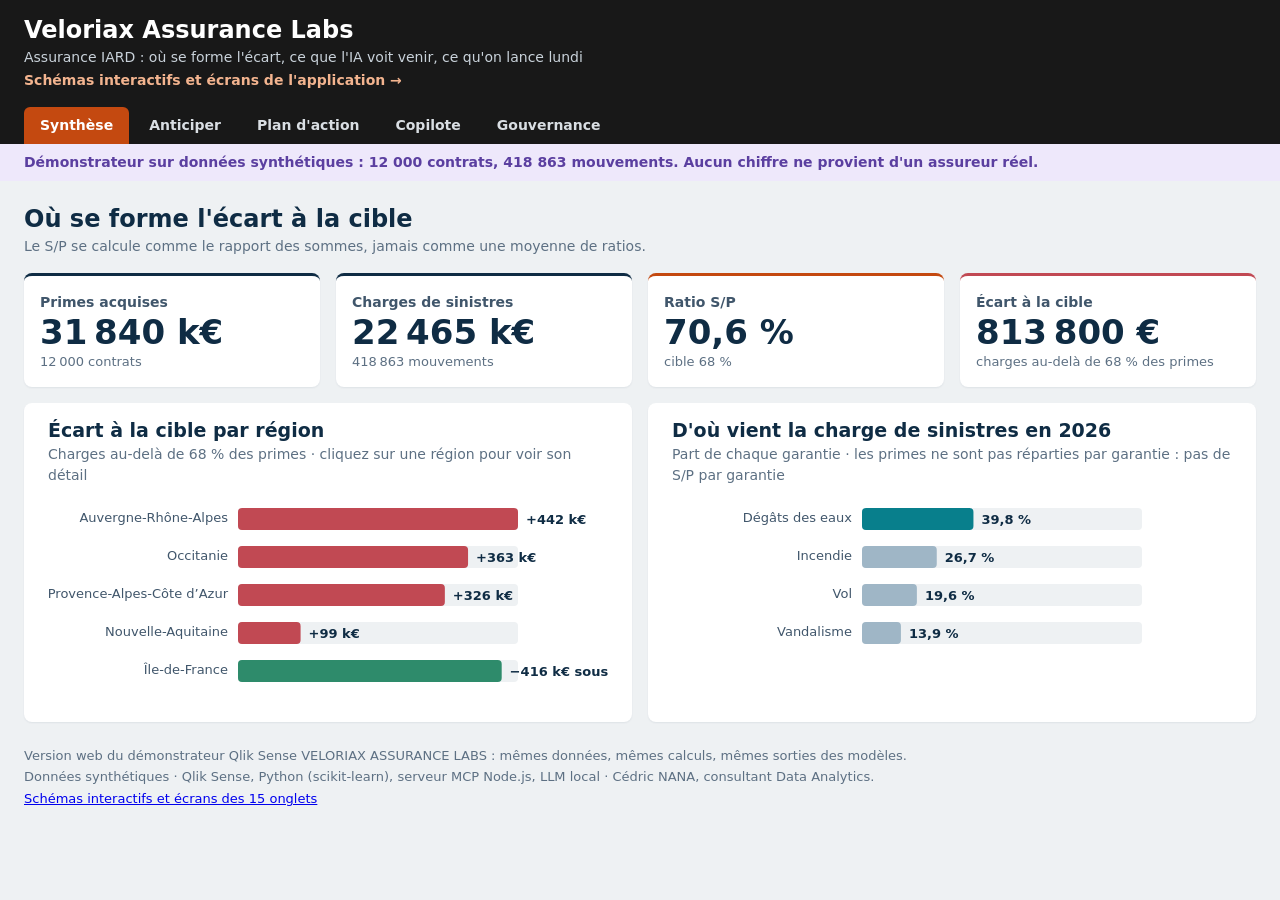
<file: index.html>
<!doctype html>
<html lang="fr">
<head>
<meta charset="utf-8">
<meta name="viewport" content="width=device-width, initial-scale=1">
<meta http-equiv="Content-Security-Policy" content="default-src 'none'; script-src 'self'; style-src 'self' 'unsafe-inline' https://fonts.googleapis.com; font-src https://fonts.gstatic.com; img-src 'self'; media-src 'self'; connect-src 'none'; base-uri 'none'; form-action 'none'; object-src 'none'">
<meta name="referrer" content="strict-origin-when-cross-origin">
<title>Veloriax Assurance Labs</title>
<meta name="description" content="Version web du démonstrateur Qlik Sense de BI augmentée par l'IA pour l'assurance IARD : où se forme l'écart de S/P, ce que l'IA voit venir, quoi lancer lundi, avec un copilote tracé et une gouvernance écrite.">
<link rel="preconnect" href="https://fonts.googleapis.com">
<link rel="preconnect" href="https://fonts.gstatic.com" crossorigin>
<link href="https://fonts.googleapis.com/css2?family=Source+Sans+3:wght@400;600;700&display=swap" rel="stylesheet">
<link rel="stylesheet" href="style.css">
</head>
<body>
<a class="evitement" href="#contenu">Aller au contenu</a>

<header class="bandeau-titre">
  <div class="bandeau-titre__texte">
    <h1>Veloriax Assurance Labs</h1>
    <p>Assurance IARD : où se forme l'écart, ce que l'IA voit venir, ce qu'on lance lundi</p>
    <p><a class="lien-annexe" href="diagrammes/">Schémas interactifs et écrans de l'application →</a></p>
  </div>
  <nav class="onglets" role="tablist" aria-label="Pages du dashboard">
    <button role="tab" id="onglet-synthese" aria-controls="page-synthese" data-page="synthese">Synthèse</button>
    <button role="tab" id="onglet-anticiper" aria-controls="page-anticiper" data-page="anticiper">Anticiper</button>
    <button role="tab" id="onglet-plan" aria-controls="page-plan" data-page="plan">Plan d'action</button>
    <button role="tab" id="onglet-copilote" aria-controls="page-copilote" data-page="copilote">Copilote</button>
    <button role="tab" id="onglet-gouvernance" aria-controls="page-gouvernance" data-page="gouvernance">Gouvernance</button>
  </nav>
</header>

<p class="avertissement">Démonstrateur sur données synthétiques : 12 000 contrats, 418 863 mouvements. Aucun chiffre ne provient d'un assureur réel.</p>

<main id="contenu">
  <noscript><p class="info">Ce dashboard a besoin de JavaScript pour afficher les chiffres et les graphiques.</p></noscript>

  <section class="page" id="page-synthese" role="tabpanel" aria-labelledby="onglet-synthese" tabindex="-1">
    <div class="page__tete">
      <div>
        <h2>Où se forme l'écart à la cible</h2>
        <p class="sous-titre">Le S/P se calcule comme le rapport des sommes, jamais comme une moyenne de ratios.</p>
      </div>
    </div>
    <div class="kpis" id="kpis-synthese"></div>
    <div class="grille-2">
      <article class="carte">
        <h3>Écart à la cible par région</h3>
        <p class="sous-titre">Charges au-delà de 68 % des primes · cliquez sur une région pour voir son détail</p>
        <div class="graphe" id="g-regions"></div>
        <p class="info" id="detail-region" aria-live="polite"></p>
      </article>
      <article class="carte">
        <h3>D'où vient la charge de sinistres en 2026</h3>
        <p class="sous-titre">Part de chaque garantie · les primes ne sont pas réparties par garantie : pas de S/P par garantie</p>
        <div class="graphe" id="g-garanties"></div>
      </article>
    </div>
  </section>

  <section class="page" id="page-anticiper" role="tabpanel" aria-labelledby="onglet-anticiper" tabindex="-1" hidden>
    <div class="page__tete">
      <div>
        <h2>Ce que l'IA voit venir</h2>
        <p class="sous-titre">Trois modèles validés sur une période qu'ils n'avaient jamais vue, avec leur preuve et leur limite.</p>
      </div>
    </div>
    <div class="modeles" id="modeles"></div>
    <article class="carte">
      <div class="carte__tete">
        <div>
          <h3>Les listes de travail produites par les modèles</h3>
          <p class="sous-titre" id="st-liste"></p>
        </div>
        <div class="segments" role="group" aria-label="Choisir la liste">
          <button type="button" data-liste="dde" aria-pressed="true">Dégâts des eaux</button>
          <button type="button" data-liste="cout" aria-pressed="false">Provisions</button>
          <button type="button" data-liste="gli" aria-pressed="false">Impayés GLI</button>
        </div>
      </div>
      <div class="defilement-tableau"><table class="tableau" id="t-liste"></table></div>
    </article>
  </section>

  <section class="page" id="page-plan" role="tabpanel" aria-labelledby="onglet-plan" tabindex="-1" hidden>
    <div class="page__tete">
      <div>
        <h2>Ce qu'on lance lundi, et ce que cela peut changer</h2>
        <p class="sous-titre">Une fourchette, pas une promesse : 5 000 scénarios de sinistralité, efficacités à mesurer par groupe témoin.</p>
      </div>
    </div>
    <div class="kpis" id="kpis-plan"></div>
    <div class="grille-2">
      <article class="carte">
        <h3>S/P glissant 12 mois : la tendance et ce que le plan peut infléchir</h3>
        <p class="sous-titre">Bande = 8 chances sur 10 · la cible de 68 % est hors de l’échelle : elle ne se rejoint pas en un trimestre</p>
        <div class="graphe graphe--haut" id="g-projection"></div>
      </article>
      <article class="carte">
        <h3>Effet de chaque action sur 3 mois</h3>
        <p class="sous-titre">Médiane et fourchette P10–P90 en € de charge évitée · rouge = dégrade le S/P à court terme</p>
        <div id="g-actions"></div>
      </article>
    </div>
    <article class="carte">
      <h3>Les tâches de la semaine</h3>
      <p class="sous-titre">Les premières tâches de chaque action, classées par l'IA · un humain valide chaque geste</p>
      <div class="defilement-tableau"><table class="tableau" id="t-taches"></table></div>
    </article>
  </section>

  <section class="page" id="page-copilote" role="tabpanel" aria-labelledby="onglet-copilote" tabindex="-1" hidden>
    <div class="page__tete">
      <div>
        <h2>Demander, vérifier, décider</h2>
        <p class="sous-titre">Réponses enregistrées du copilote : chacune affiche les outils interrogés et les documents cités.</p>
      </div>
    </div>
    <div class="grille-copilote">
      <article class="carte copilote">
        <h3>Copilote de décision</h3>
        <div class="suggestions" id="suggestions" role="group" aria-label="Questions"></div>
        <div class="fil" id="fil" aria-live="polite"><p class="fil__vide">Choisissez une question : la réponse enregistrée s'affiche avec sa trace.</p></div>
      </article>
      <article class="carte">
        <h3>Briefing de la semaine</h3>
        <p class="sous-titre" id="st-veille"></p>
        <ul class="alertes" id="alertes"></ul>
      </article>
    </div>
  </section>

  <section class="page" id="page-gouvernance" role="tabpanel" aria-labelledby="onglet-gouvernance" tabindex="-1" hidden>
    <div class="page__tete">
      <div>
        <h2>D'où vient ce chiffre, et qui en répond</h2>
        <p class="sous-titre">Définitions, fiches des modèles, contrôles et charte : ce que le copilote applique.</p>
      </div>
    </div>
    <div class="grille-2">
      <article class="carte">
        <h3>Charte d'usage de l'IA</h3>
        <ol class="charte" id="charte"></ol>
      </article>
      <article class="carte">
        <h3>Contrôles de chargement</h3>
        <p class="sous-titre">Recalculés par le copilote à la demande · un écart bloque l'usage des chiffres</p>
        <div class="defilement-tableau"><table class="tableau" id="t-controles"></table></div>
      </article>
    </div>
    <article class="carte">
      <h3>KPI gouvernés</h3>
      <p class="sous-titre">Une définition, une règle, un propriétaire</p>
      <div class="defilement-tableau"><table class="tableau" id="t-kpi"></table></div>
    </article>
    <article class="carte">
      <h3>Fiches des modèles</h3>
      <p class="sous-titre">Validés sur une période jamais vue · limites affichées telles quelles</p>
      <div class="defilement-tableau"><table class="tableau" id="t-modeles"></table></div>
    </article>
  </section>
</main>

<footer class="pied">
  <p>Version web du démonstrateur Qlik Sense VELORIAX ASSURANCE LABS : mêmes données, mêmes calculs, mêmes sorties des modèles.</p>
  <p>Données synthétiques · Qlik Sense, Python (scikit-learn), serveur MCP Node.js, LLM local · Cédric NANA, consultant Data Analytics.</p>
  <p><a href="diagrammes/">Schémas interactifs et écrans des 15 onglets</a></p>
</footer>


<script src="data.js"></script>
<script src="app.js"></script>
</body>
</html>
</file>
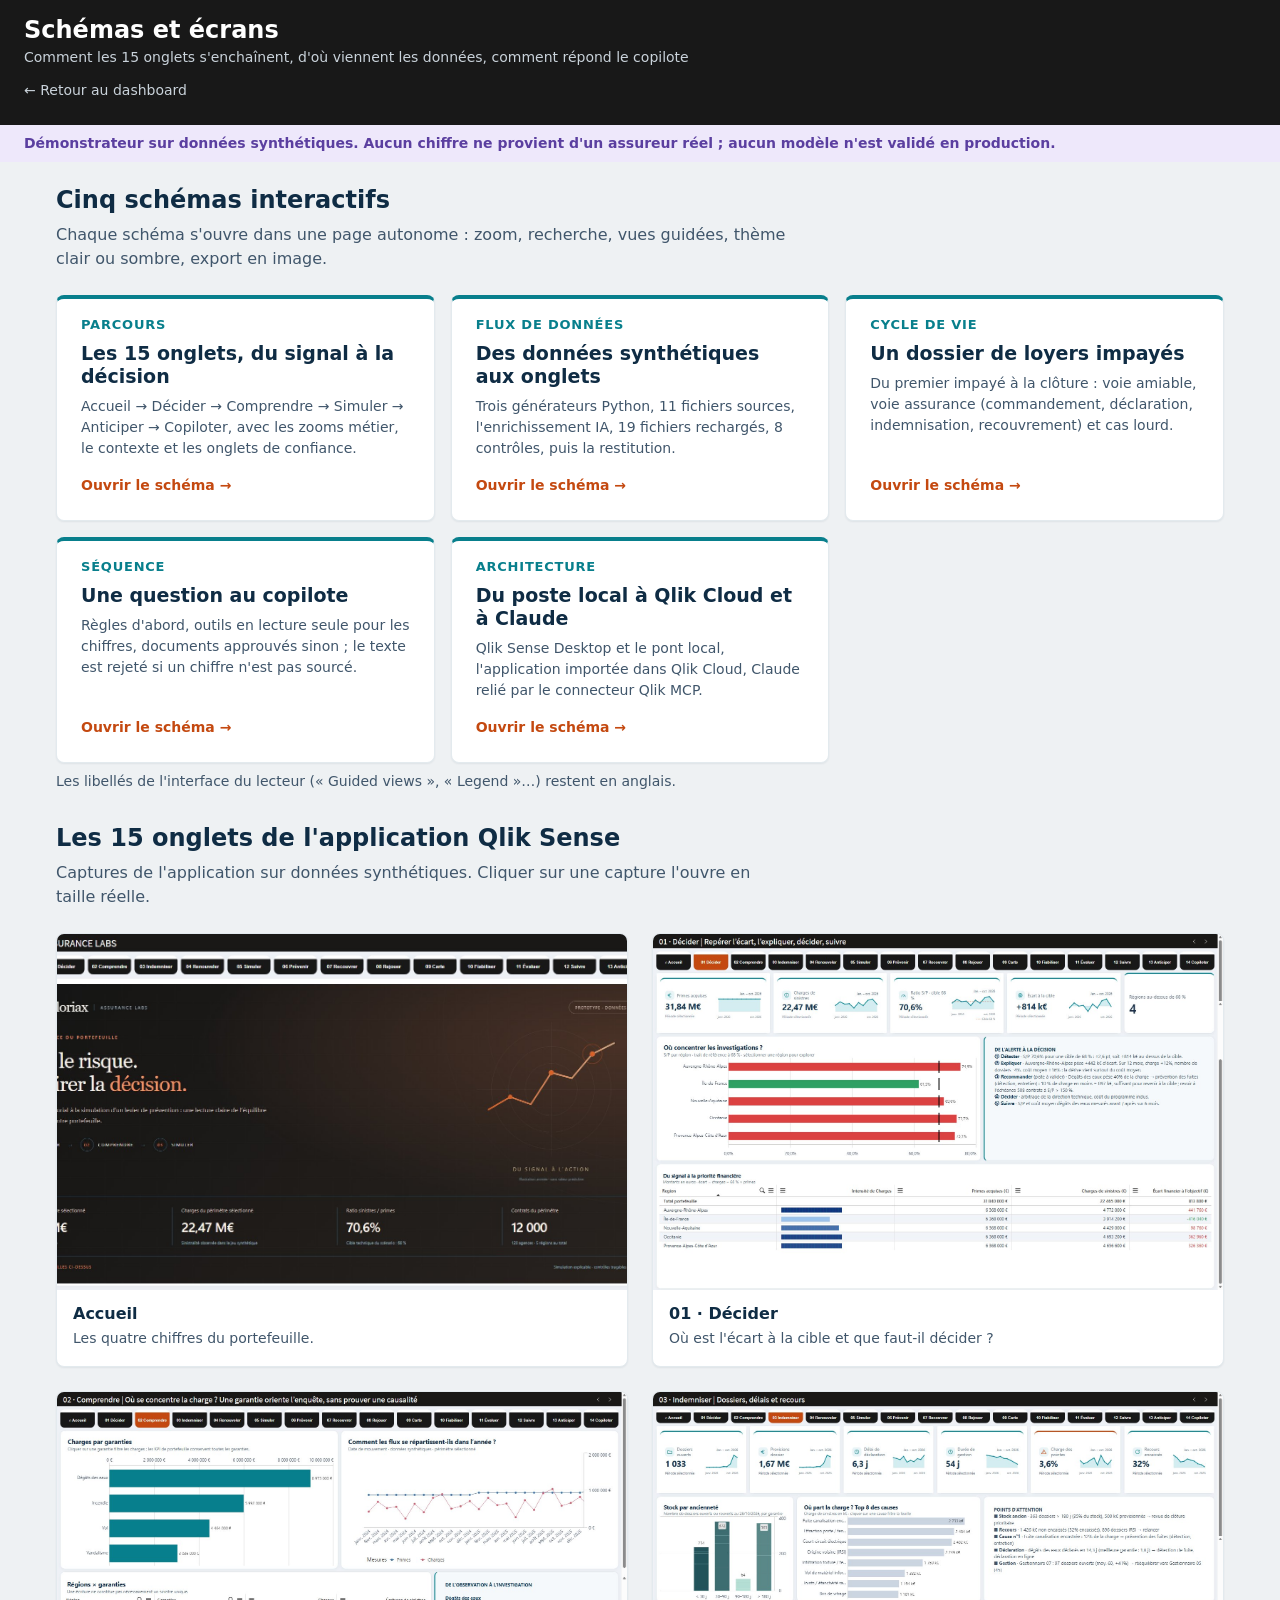
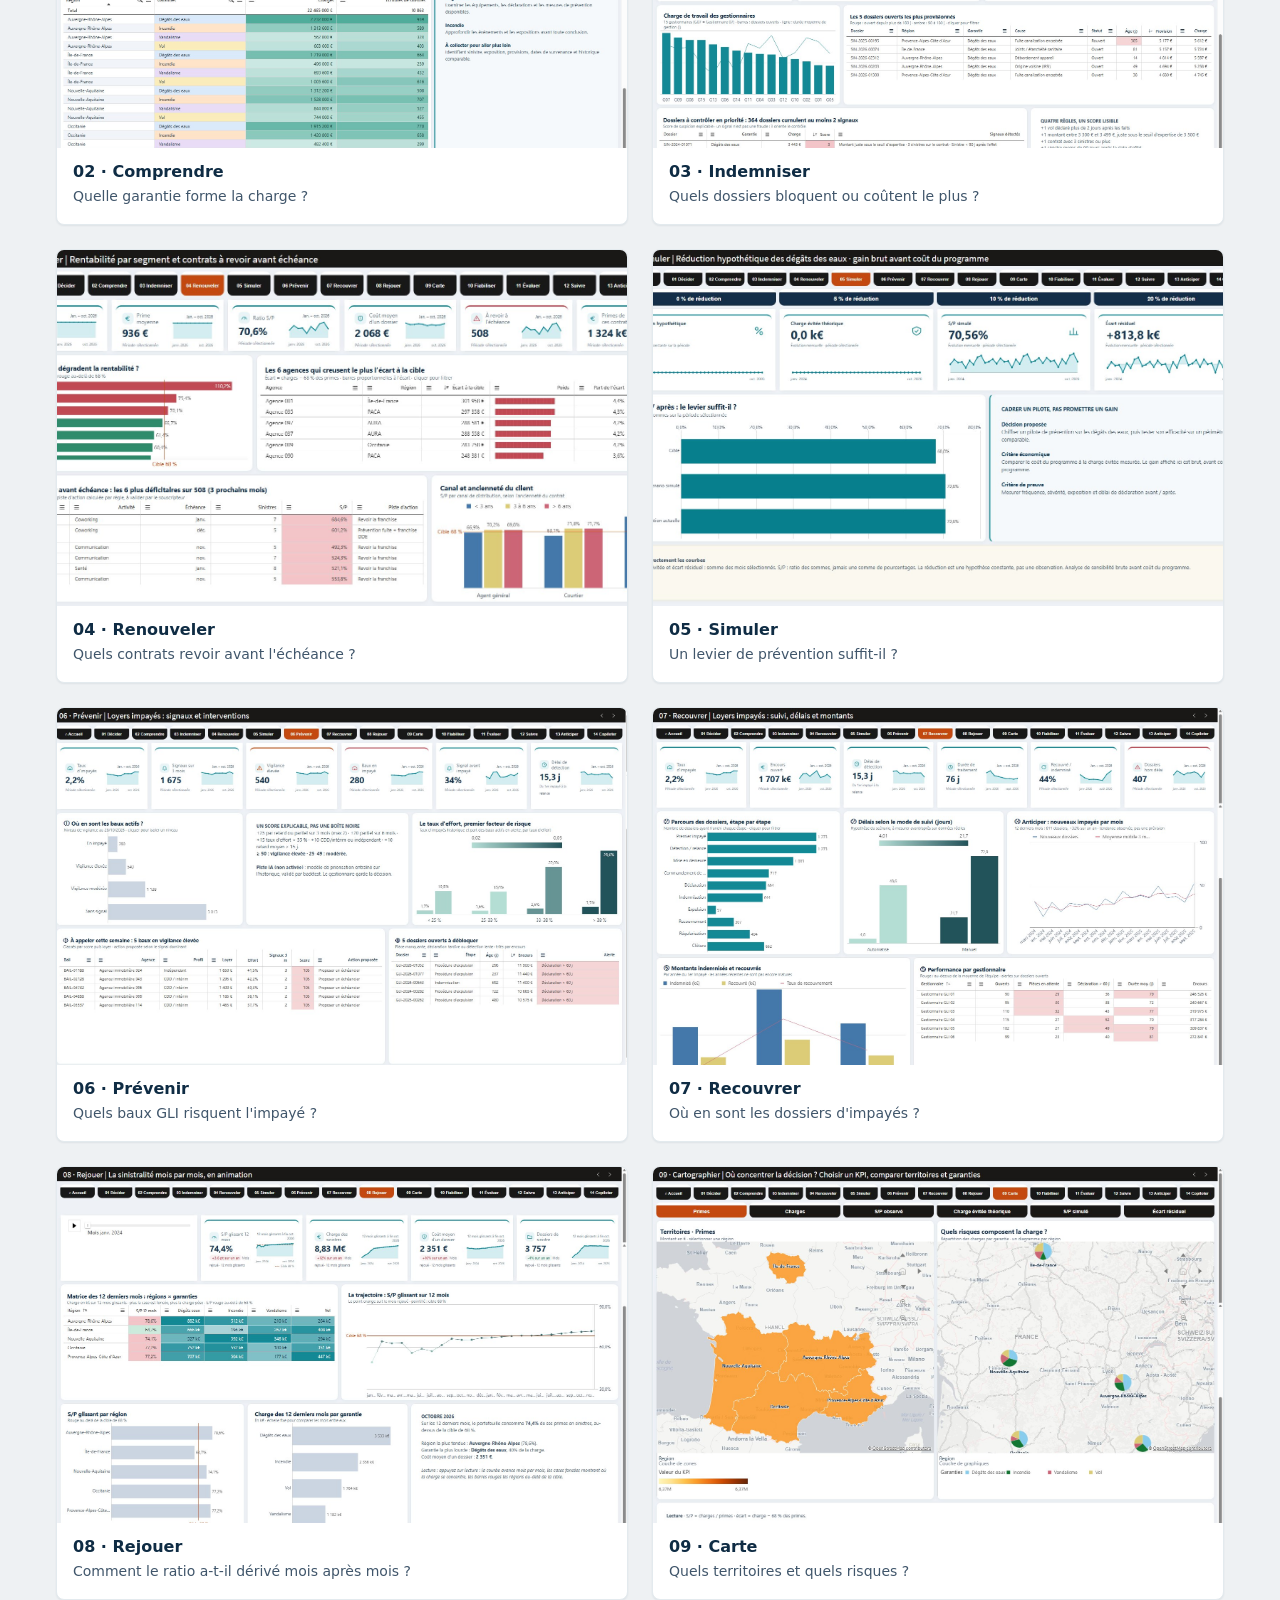
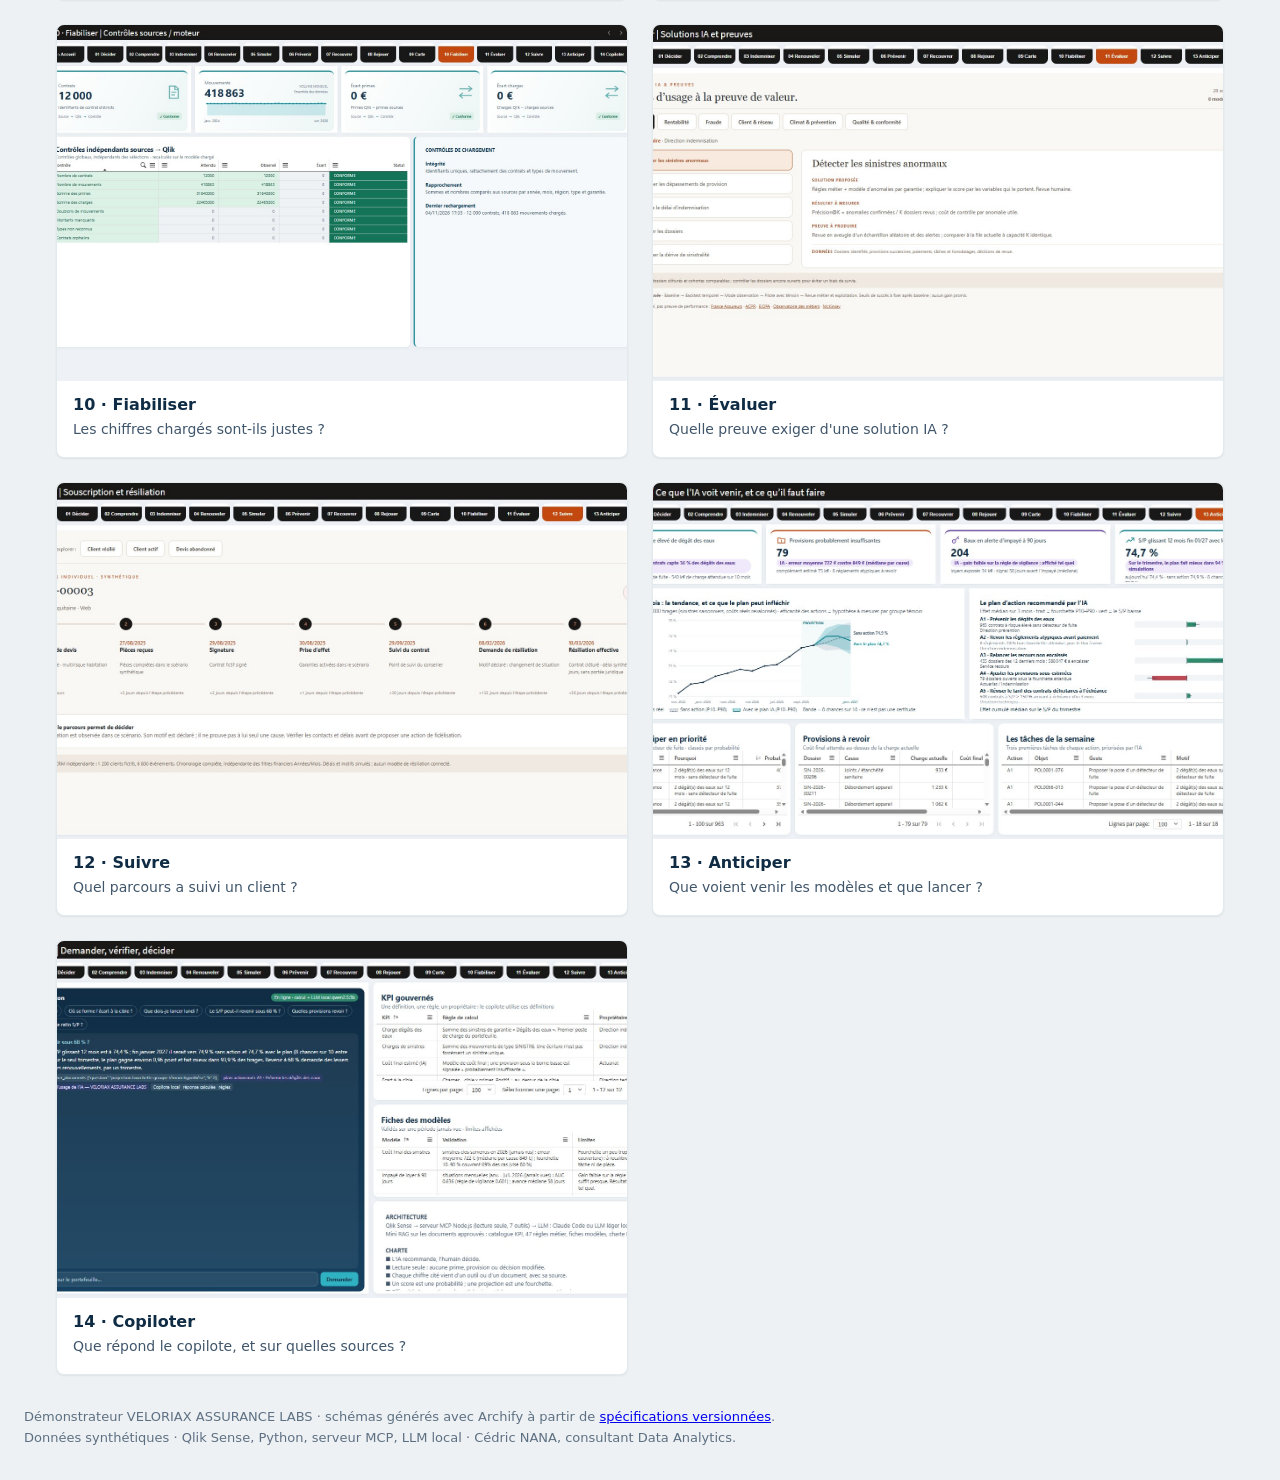
<file: diagrammes/index.html>
<!doctype html>
<html lang="fr">
<head>
<meta charset="utf-8">
<meta name="viewport" content="width=device-width, initial-scale=1">
<meta http-equiv="Content-Security-Policy" content="default-src 'none'; style-src 'self' 'unsafe-inline' https://fonts.googleapis.com; font-src https://fonts.gstatic.com; img-src 'self'; base-uri 'none'; form-action 'none'; object-src 'none'">
<meta name="referrer" content="strict-origin-when-cross-origin">
<title>Schémas et écrans · Veloriax</title>
<meta name="description" content="Schémas interactifs du démonstrateur Veloriax Assurance Labs (parcours des onglets, flux de données, cycle GLI, copilote, déploiement) et captures des 15 onglets de l'application Qlik Sense.">
<link rel="preconnect" href="https://fonts.googleapis.com">
<link rel="preconnect" href="https://fonts.gstatic.com" crossorigin>
<link href="https://fonts.googleapis.com/css2?family=Source+Sans+3:wght@400;600;700&display=swap" rel="stylesheet">
<link rel="stylesheet" href="../style.css">
<style>
  .retour { color: #c9d2da; font-size: var(--t-s); text-decoration: none; display: inline-block; margin: var(--e-3) 0 var(--e-4); }
  .retour:hover { color: #fff; text-decoration: underline; }
  .bandeau-titre { padding-bottom: var(--e-2); }
  .contenu { max-width: 1200px; margin: 0 auto; padding: var(--e-5) var(--e-4) var(--e-6); }
  .section + .section { margin-top: var(--e-6); }
  .section h2 { font-size: var(--t-xl); color: var(--encre); }
  .section > p { color: var(--texte-2); margin-top: var(--e-2); max-width: 72ch; }
  .grille { display: grid; gap: var(--e-4); margin-top: var(--e-5); grid-template-columns: repeat(auto-fill, minmax(min(100%, 330px), 1fr)); }
  .schema { display: flex; flex-direction: column; gap: var(--e-2); background: var(--carte); border: 1px solid var(--trait); border-top: 4px solid var(--sarcelle); border-radius: var(--rayon); padding: var(--e-4) var(--e-5) var(--e-5); box-shadow: var(--ombre); color: inherit; text-decoration: none; transition: transform var(--duree) ease, box-shadow var(--duree) ease, border-color var(--duree) ease; }
  .schema:hover { transform: translateY(-3px); box-shadow: 0 8px 22px rgba(15, 44, 68, 0.12); border-top-color: var(--orange); }
  .schema__type { font-size: var(--t-xs); font-weight: 700; letter-spacing: 0.06em; text-transform: uppercase; color: var(--sarcelle); }
  .schema h3 { font-size: var(--t-l); color: var(--encre); }
  .schema p { color: var(--texte-2); font-size: var(--t-s); }
  .schema__ouvrir { margin-top: auto; padding-top: var(--e-2); font-weight: 700; font-size: var(--t-s); color: var(--orange); }
  .note { font-size: var(--t-s); color: var(--texte-3); margin-top: var(--e-4); }
  .ecrans { display: grid; gap: var(--e-5); margin-top: var(--e-5); grid-template-columns: repeat(auto-fill, minmax(min(100%, 520px), 1fr)); }
  .ecran { margin: 0; background: var(--carte); border: 1px solid var(--trait); border-radius: var(--rayon); overflow: hidden; box-shadow: var(--ombre); }
  .ecran a { display: block; }
  .ecran img { display: block; width: 100%; height: auto; aspect-ratio: 16 / 10; object-fit: cover; object-position: top; background: var(--fond); }
  .ecran figcaption { padding: var(--e-3) var(--e-4) var(--e-4); }
  .ecran figcaption strong { display: block; color: var(--encre); }
  .ecran figcaption span { font-size: var(--t-s); color: var(--texte-2); }
  @media (prefers-reduced-motion: reduce) { .schema { transition: none; } .schema:hover { transform: none; } }
</style>
</head>
<body>
<a class="evitement" href="#contenu">Aller au contenu</a>

<header class="bandeau-titre">
  <div class="bandeau-titre__texte">
    <h1>Schémas et écrans</h1>
    <p>Comment les 15 onglets s'enchaînent, d'où viennent les données, comment répond le copilote</p>
  </div>
  <a class="retour" href="../">← Retour au dashboard</a>
</header>

<p class="avertissement">Démonstrateur sur données synthétiques. Aucun chiffre ne provient d'un assureur réel ; aucun modèle n'est validé en production.</p>

<main id="contenu" class="contenu">
  <section class="section" aria-labelledby="titre-schemas">
    <h2 id="titre-schemas">Cinq schémas interactifs</h2>
    <p>Chaque schéma s'ouvre dans une page autonome : zoom, recherche, vues guidées, thème clair ou sombre, export en image.</p>
    <div class="grille">
      <a class="schema" href="parcours-onglets.html">
        <span class="schema__type">Parcours</span>
        <h3>Les 15 onglets, du signal à la décision</h3>
        <p>Accueil → Décider → Comprendre → Simuler → Anticiper → Copiloter, avec les zooms métier, le contexte et les onglets de confiance.</p>
        <span class="schema__ouvrir">Ouvrir le schéma →</span>
      </a>
      <a class="schema" href="donnees.html">
        <span class="schema__type">Flux de données</span>
        <h3>Des données synthétiques aux onglets</h3>
        <p>Trois générateurs Python, 11 fichiers sources, l'enrichissement IA, 19 fichiers rechargés, 8 contrôles, puis la restitution.</p>
        <span class="schema__ouvrir">Ouvrir le schéma →</span>
      </a>
      <a class="schema" href="dossier-gli.html">
        <span class="schema__type">Cycle de vie</span>
        <h3>Un dossier de loyers impayés</h3>
        <p>Du premier impayé à la clôture : voie amiable, voie assurance (commandement, déclaration, indemnisation, recouvrement) et cas lourd.</p>
        <span class="schema__ouvrir">Ouvrir le schéma →</span>
      </a>
      <a class="schema" href="copilote.html">
        <span class="schema__type">Séquence</span>
        <h3>Une question au copilote</h3>
        <p>Règles d'abord, outils en lecture seule pour les chiffres, documents approuvés sinon ; le texte est rejeté si un chiffre n'est pas sourcé.</p>
        <span class="schema__ouvrir">Ouvrir le schéma →</span>
      </a>
      <a class="schema" href="deploiement.html">
        <span class="schema__type">Architecture</span>
        <h3>Du poste local à Qlik Cloud et à Claude</h3>
        <p>Qlik Sense Desktop et le pont local, l'application importée dans Qlik Cloud, Claude relié par le connecteur Qlik MCP.</p>
        <span class="schema__ouvrir">Ouvrir le schéma →</span>
      </a>
    </div>
    <p class="note">Les libellés de l'interface du lecteur (« Guided views », « Legend »…) restent en anglais.</p>
  </section>

  <section class="section" aria-labelledby="titre-ecrans">
    <h2 id="titre-ecrans">Les 15 onglets de l'application Qlik Sense</h2>
    <p>Captures de l'application sur données synthétiques. Cliquer sur une capture l'ouvre en taille réelle.</p>
    <div class="ecrans">
      <figure class="ecran"><a href="../img/onglets/00-accueil.jpg"><img src="../img/onglets/00-accueil.jpg" alt="Accueil : primes, charges, S/P 70,6 % pour une cible de 68 %, 12 000 contrats" loading="lazy" width="1600" height="811"></a><figcaption><strong>Accueil</strong><span>Les quatre chiffres du portefeuille.</span></figcaption></figure>
      <figure class="ecran"><a href="../img/onglets/01-decider.jpg"><img src="../img/onglets/01-decider.jpg" alt="01 Décider : S/P par région, écart à la cible de 814 k€" loading="lazy"></a><figcaption><strong>01 · Décider</strong><span>Où est l'écart à la cible et que faut-il décider ?</span></figcaption></figure>
      <figure class="ecran"><a href="../img/onglets/02-comprendre.jpg"><img src="../img/onglets/02-comprendre.jpg" alt="02 Comprendre : charges par garantie, dégâts des eaux en tête" loading="lazy"></a><figcaption><strong>02 · Comprendre</strong><span>Quelle garantie forme la charge ?</span></figcaption></figure>
      <figure class="ecran"><a href="../img/onglets/03-indemniser.jpg"><img src="../img/onglets/03-indemniser.jpg" alt="03 Indemniser : dossiers ouverts, délais, recours, score de suspicion" loading="lazy"></a><figcaption><strong>03 · Indemniser</strong><span>Quels dossiers bloquent ou coûtent le plus ?</span></figcaption></figure>
      <figure class="ecran"><a href="../img/onglets/04-renouveler.jpg"><img src="../img/onglets/04-renouveler.jpg" alt="04 Renouveler : S/P par activité, agences, contrats à revoir avant échéance" loading="lazy"></a><figcaption><strong>04 · Renouveler</strong><span>Quels contrats revoir avant l'échéance ?</span></figcaption></figure>
      <figure class="ecran"><a href="../img/onglets/05-simuler.jpg"><img src="../img/onglets/05-simuler.jpg" alt="05 Simuler : réduction hypothétique des dégâts des eaux et S/P simulé" loading="lazy"></a><figcaption><strong>05 · Simuler</strong><span>Un levier de prévention suffit-il ?</span></figcaption></figure>
      <figure class="ecran"><a href="../img/onglets/06-prevenir.jpg"><img src="../img/onglets/06-prevenir.jpg" alt="06 Prévenir : baux GLI en vigilance, score explicable, baux à appeler" loading="lazy"></a><figcaption><strong>06 · Prévenir</strong><span>Quels baux GLI risquent l'impayé ?</span></figcaption></figure>
      <figure class="ecran"><a href="../img/onglets/07-recouvrer.jpg"><img src="../img/onglets/07-recouvrer.jpg" alt="07 Recouvrer : parcours des dossiers d'impayés étape par étape" loading="lazy"></a><figcaption><strong>07 · Recouvrer</strong><span>Où en sont les dossiers d'impayés ?</span></figcaption></figure>
      <figure class="ecran"><a href="../img/onglets/08-rejouer.jpg"><img src="../img/onglets/08-rejouer.jpg" alt="08 Rejouer : S/P glissant 12 mois rejoué mois par mois" loading="lazy"></a><figcaption><strong>08 · Rejouer</strong><span>Comment le ratio a-t-il dérivé mois après mois ?</span></figcaption></figure>
      <figure class="ecran"><a href="../img/onglets/09-cartographier.jpg"><img src="../img/onglets/09-cartographier.jpg" alt="09 Carte : carte des régions par indicateur et charge par garantie" loading="lazy"></a><figcaption><strong>09 · Carte</strong><span>Quels territoires et quels risques ?</span></figcaption></figure>
      <figure class="ecran"><a href="../img/onglets/10-fiabiliser.jpg"><img src="../img/onglets/10-fiabiliser.jpg" alt="10 Fiabiliser : huit contrôles sources vers Qlik, tous conformes" loading="lazy"></a><figcaption><strong>10 · Fiabiliser</strong><span>Les chiffres chargés sont-ils justes ?</span></figcaption></figure>
      <figure class="ecran"><a href="../img/onglets/11-evaluer.jpg"><img src="../img/onglets/11-evaluer.jpg" alt="11 Évaluer : cas d'usage IA, résultat à mesurer, preuve à produire" loading="lazy"></a><figcaption><strong>11 · Évaluer</strong><span>Quelle preuve exiger d'une solution IA ?</span></figcaption></figure>
      <figure class="ecran"><a href="../img/onglets/12-suivre.jpg"><img src="../img/onglets/12-suivre.jpg" alt="12 Suivre : chronologie d'un client fictif, du devis à la résiliation" loading="lazy"></a><figcaption><strong>12 · Suivre</strong><span>Quel parcours a suivi un client ?</span></figcaption></figure>
      <figure class="ecran"><a href="../img/onglets/13-anticiper.jpg"><img src="../img/onglets/13-anticiper.jpg" alt="13 Anticiper : projection du S/P en fourchette et plan d'action en 5 actions" loading="lazy"></a><figcaption><strong>13 · Anticiper</strong><span>Que voient venir les modèles et que lancer ?</span></figcaption></figure>
      <figure class="ecran"><a href="../img/onglets/14-copiloter.jpg"><img src="../img/onglets/14-copiloter.jpg" alt="14 Copiloter : réponse du copilote avec outils et sources, KPI gouvernés" loading="lazy"></a><figcaption><strong>14 · Copiloter</strong><span>Que répond le copilote, et sur quelles sources ?</span></figcaption></figure>
    </div>
  </section>
</main>

<footer class="pied">
  <p>Démonstrateur VELORIAX ASSURANCE LABS · schémas générés avec Archify à partir de <a href="https://github.com/cnanaj-wq/veloriax-assurance-labs/tree/main/design/archify">spécifications versionnées</a>.</p>
  <p>Données synthétiques · Qlik Sense, Python, serveur MCP, LLM local · Cédric NANA, consultant Data Analytics.</p>
</footer>
</body>
</html>
</file>
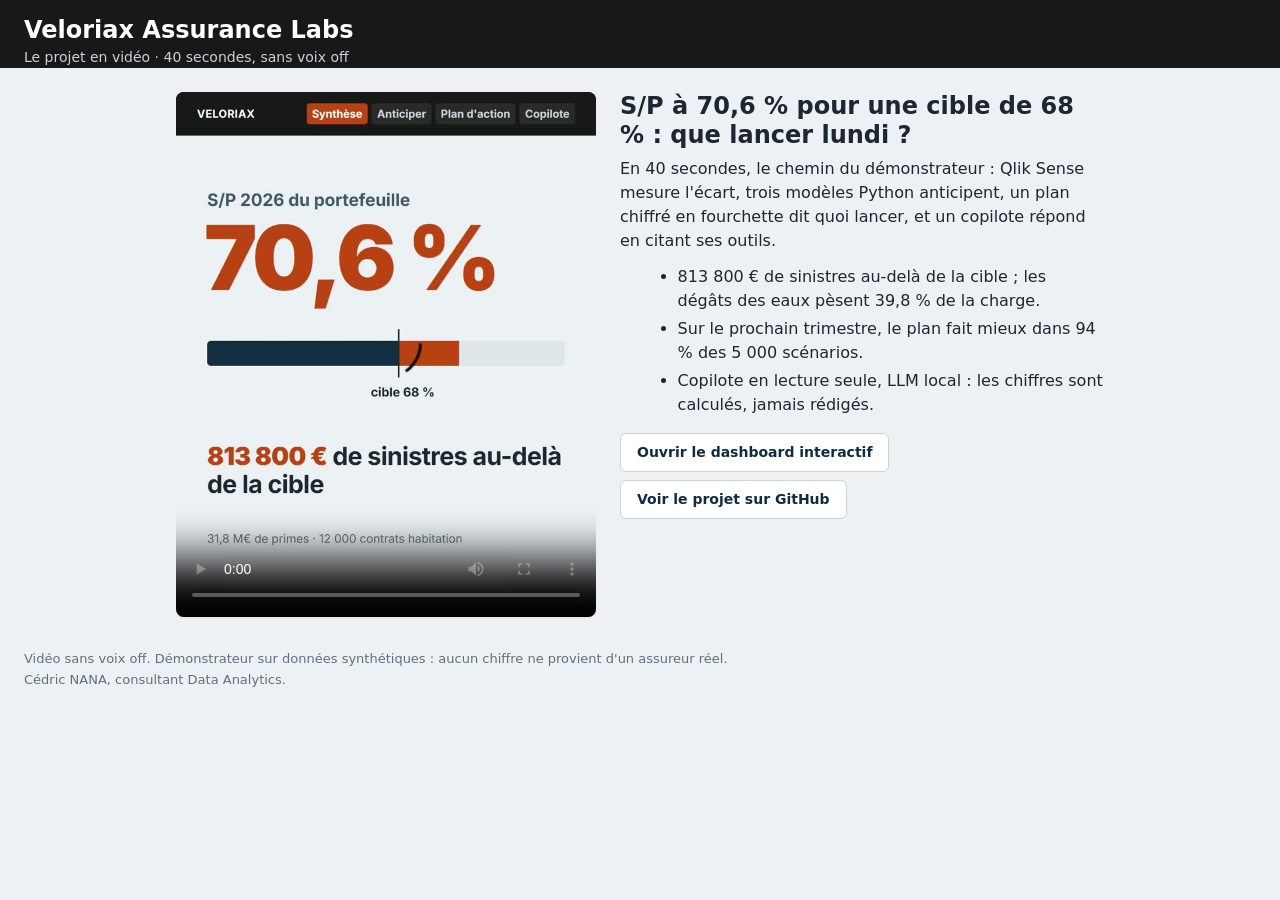
<file: video.html>
<!doctype html>
<html lang="fr">
<head>
<meta charset="utf-8">
<meta name="viewport" content="width=device-width, initial-scale=1">
<meta http-equiv="Content-Security-Policy" content="default-src 'none'; style-src 'self' 'unsafe-inline' https://fonts.googleapis.com; font-src https://fonts.gstatic.com; img-src 'self'; media-src 'self'; base-uri 'none'; form-action 'none'; object-src 'none'">
<meta name="referrer" content="strict-origin-when-cross-origin">
<title>Vidéo Veloriax Assurance Labs</title>
<meta name="description" content="Présentation en vidéo (40 s, sans voix off) du démonstrateur Qlik Sense de BI augmentée pour l'assurance IARD : de l'écart de S/P aux actions du lundi.">
<link rel="preconnect" href="https://fonts.googleapis.com">
<link rel="preconnect" href="https://fonts.gstatic.com" crossorigin>
<link href="https://fonts.googleapis.com/css2?family=Source+Sans+3:wght@400;600;700&display=swap" rel="stylesheet">
<link rel="stylesheet" href="style.css">
<style>
  .video { max-width: 960px; margin: 0 auto; padding: var(--e-5) var(--e-4) var(--e-6); display: grid; gap: var(--e-5); grid-template-columns: minmax(0, 420px) 1fr; align-items: start; }
  .video video { width: 100%; height: auto; aspect-ratio: 1080 / 1350; background: #000; border-radius: var(--rayon); box-shadow: var(--ombre); }
  .video h2 { font-size: var(--t-xl); line-height: 1.2; margin-bottom: var(--e-2); }
  .video p { max-width: 60ch; margin-bottom: var(--e-3); }
  .video ul { margin: 0 0 var(--e-4) 1.1em; display: grid; gap: var(--e-1); }
  .video .liens { display: flex; flex-wrap: wrap; gap: var(--e-2); }
  .video .liens a { text-decoration: none; }
  @media (max-width: 800px) { .video { grid-template-columns: 1fr; } .video video { max-width: 420px; margin: 0 auto; } }
</style>
</head>
<body>
<a class="evitement" href="#contenu">Aller au contenu</a>

<header class="bandeau-titre">
  <div class="bandeau-titre__texte">
    <h1>Veloriax Assurance Labs</h1>
    <p>Le projet en vidéo · 40 secondes, sans voix off</p>
  </div>
</header>

<main id="contenu" class="video">
  <video controls playsinline preload="metadata" poster="video/apercu.jpg">
    <source src="video/veloriax-assurance-labs.mp4" type="video/mp4">
    Votre navigateur ne lit pas cette vidéo. <a href="video/veloriax-assurance-labs.mp4">Téléchargez-la</a>.
  </video>
  <div>
    <h2>S/P à 70,6 % pour une cible de 68 % : que lancer lundi ?</h2>
    <p>En 40 secondes, le chemin du démonstrateur : Qlik Sense mesure l'écart, trois modèles Python anticipent,
      un plan chiffré en fourchette dit quoi lancer, et un copilote répond en citant ses outils.</p>
    <ul>
      <li>813 800 € de sinistres au-delà de la cible ; les dégâts des eaux pèsent 39,8 % de la charge.</li>
      <li>Sur le prochain trimestre, le plan fait mieux dans 94 % des 5 000 scénarios.</li>
      <li>Copilote en lecture seule, LLM local : les chiffres sont calculés, jamais rédigés.</li>
    </ul>
    <div class="liens">
      <a class="bouton-secondaire" href="./">Ouvrir le dashboard interactif</a>
      <a class="bouton-secondaire" href="https://github.com/cnanaj-wq/veloriax-assurance-labs">Voir le projet sur GitHub</a>
    </div>
  </div>
</main>

<footer class="pied">
  <p>Vidéo sans voix off. Démonstrateur sur données synthétiques : aucun chiffre ne provient d'un assureur réel.</p>
  <p>Cédric NANA, consultant Data Analytics.</p>
</footer>
</body>
</html>
</file>
<file: style.css>
/* Veloriax Assurance Labs · version web
   Charte reprise de l'application Qlik Sense : bandeau noir, onglet actif orange, encre bleu nuit, IA en sarcelle. */
:root {
  --noir: #181818;
  --orange: #c44910;
  --encre: #0f2c44;
  --sarcelle: #087f8c;
  --sarcelle-clair: #cfe9ec;
  --rouge: #c14953;
  --vert: #2e8b6b;
  --violet: #5b3fa0;
  --violet-clair: #eee8fb;
  --texte: #1c2733;
  --texte-2: #40566b;
  --texte-3: #5d7083;
  --fond: #eef1f3;
  --carte: #ffffff;
  --trait: #e3eaee;
  --trait-fort: #c8d3db;

  --police: "Source Sans 3", "Segoe UI", system-ui, -apple-system, sans-serif;
  --t-xs: 0.8125rem;
  --t-s: 0.875rem;
  --t-m: 1rem;
  --t-l: 1.1875rem;
  --t-xl: 1.5rem;
  --t-kpi: 2.125rem;

  --e-1: 4px;
  --e-2: 8px;
  --e-3: 12px;
  --e-4: 16px;
  --e-5: 24px;
  --e-6: 32px;
  --rayon: 8px;
  --ombre: 0 1px 2px rgba(15, 44, 68, 0.07);
  --duree: 260ms;
}

* { box-sizing: border-box; }
html { -webkit-text-size-adjust: 100%; }
body { margin: 0; font-family: var(--police); font-size: var(--t-m); line-height: 1.5; color: var(--texte); background: var(--fond); }
h1, h2, h3 { margin: 0; line-height: 1.2; }
p { margin: 0; }
button { font: inherit; color: inherit; }
:focus-visible { outline: 3px solid var(--orange); outline-offset: 2px; }

.evitement { position: absolute; left: -999px; top: 0; background: var(--carte); padding: var(--e-2) var(--e-4); z-index: 10; }
.evitement:focus { left: var(--e-4); }

.bandeau-titre { background: var(--noir); color: #fff; padding: var(--e-4) var(--e-5) 0; }
.bandeau-titre h1 { font-size: var(--t-xl); font-weight: 700; }
.bandeau-titre p { color: #c9d2da; font-size: var(--t-s); margin-top: 2px; }
.onglets { display: flex; gap: var(--e-1); margin-top: var(--e-4); overflow-x: auto; scrollbar-width: none; }
.onglets button { background: transparent; border: 0; color: #d9dee3; padding: var(--e-2) var(--e-4); font-weight: 600; font-size: var(--t-s); border-radius: 6px 6px 0 0; cursor: pointer; white-space: nowrap; }
.onglets button:hover { background: #2a2a2a; color: #fff; }
.onglets button[aria-selected="true"] { background: var(--orange); color: #fff; }

.avertissement { background: var(--violet-clair); color: var(--violet); font-size: var(--t-s); font-weight: 600; padding: var(--e-2) var(--e-5); }

main { max-width: 1320px; margin: 0 auto; padding: var(--e-5); }
.page { display: grid; gap: var(--e-4); }
.page[hidden] { display: none; }
.page:focus { outline: none; }
.page__tete { display: flex; justify-content: space-between; align-items: flex-end; gap: var(--e-4); flex-wrap: wrap; }
.page__tete h2 { font-size: var(--t-xl); color: var(--encre); }
.sous-titre { color: var(--texte-3); font-size: var(--t-s); margin-top: 2px; }

.bouton-secondaire { background: var(--carte); border: 1px solid var(--trait-fort); border-radius: 6px; padding: var(--e-2) var(--e-4); font-size: var(--t-s); font-weight: 600; color: var(--encre); cursor: pointer; }
.bouton-secondaire:hover { border-color: var(--encre); }

.kpis { display: grid; grid-template-columns: repeat(auto-fit, minmax(210px, 1fr)); gap: var(--e-4); }
.kpi { background: var(--carte); border-radius: var(--rayon); box-shadow: var(--ombre); padding: var(--e-4); border-top: 3px solid var(--k, var(--encre)); }
.kpi__libelle { font-size: var(--t-s); font-weight: 600; color: var(--texte-2); }
.kpi__valeur { font-size: var(--t-kpi); font-weight: 700; color: var(--encre); line-height: 1.15; font-variant-numeric: tabular-nums; }
.kpi__note { font-size: var(--t-xs); color: var(--texte-3); }
.kpi__ia { display: inline-block; margin-top: var(--e-1); background: var(--violet-clair); color: var(--violet); font-size: var(--t-xs); font-weight: 600; border-radius: 10px; padding: 1px var(--e-2); }

.grille-2 { display: grid; grid-template-columns: repeat(2, minmax(0, 1fr)); gap: var(--e-4); }
.grille-copilote { display: grid; grid-template-columns: minmax(0, 1.4fr) minmax(0, 1fr); gap: var(--e-4); }
.carte { background: var(--carte); border-radius: var(--rayon); box-shadow: var(--ombre); padding: var(--e-4) var(--e-5) var(--e-5); min-width: 0; }
.carte h3 { font-size: var(--t-l); color: var(--encre); }
.carte__tete { display: flex; justify-content: space-between; gap: var(--e-4); flex-wrap: wrap; align-items: flex-end; margin-bottom: var(--e-3); }
.graphe { margin-top: var(--e-3); }
.graphe svg { display: block; width: 100%; height: auto; }
.info { background: #e8f3f5; color: var(--encre); border-radius: 6px; padding: var(--e-2) var(--e-3); font-size: var(--t-s); margin-top: var(--e-3); }
.info:empty { display: none; }

.barre { cursor: pointer; }
.barre:hover rect.plein, .barre:focus rect.plein { opacity: 0.85; }
.barre[aria-pressed="true"] rect.plein { stroke: var(--encre); stroke-width: 2; }

.modeles { display: grid; grid-template-columns: repeat(3, minmax(0, 1fr)); gap: var(--e-4); }
.modele { background: var(--carte); border-radius: var(--rayon); box-shadow: var(--ombre); padding: var(--e-4) var(--e-5); display: grid; gap: var(--e-2); align-content: start; }
.modele h3 { font-size: var(--t-l); color: var(--encre); }
.modele__question { color: var(--texte-2); font-size: var(--t-s); }
.modele__chiffre { font-size: 1.75rem; font-weight: 700; color: var(--encre); font-variant-numeric: tabular-nums; }
.duel { display: grid; gap: 6px; font-size: var(--t-s); }
.duel__ligne { display: grid; grid-template-columns: 110px 1fr 52px; align-items: center; gap: var(--e-2); }
.duel__piste { background: var(--fond); border-radius: 4px; height: 12px; overflow: hidden; }
.duel__barre { height: 100%; border-radius: 4px; transform-origin: left; animation: pousser 700ms ease-out both; }
.duel__valeur { text-align: right; font-weight: 600; font-variant-numeric: tabular-nums; }
.limite { font-size: var(--t-s); border-left: 3px solid var(--orange); padding-left: var(--e-3); color: var(--texte-2); }
.verdict { font-size: var(--t-xs); font-weight: 700; border-radius: 10px; padding: 2px var(--e-2); justify-self: start; }
.verdict--net { background: #dff1ea; color: #1f6b50; }
.verdict--prudent { background: #fdebd9; color: #8a3d0b; }
.verdict--faible { background: #f6e1e3; color: #8e2a33; }
@keyframes pousser { from { transform: scaleX(0); } to { transform: scaleX(1); } }

.segments { display: inline-flex; border: 1px solid var(--trait-fort); border-radius: 6px; overflow: hidden; }
.segments button { background: var(--carte); border: 0; padding: 6px var(--e-3); font-size: var(--t-s); font-weight: 600; cursor: pointer; color: var(--texte-2); }
.segments button + button { border-left: 1px solid var(--trait-fort); }
.segments button[aria-pressed="true"] { background: var(--encre); color: #fff; }

.defilement-tableau { overflow: auto; max-height: 420px; margin-top: var(--e-3); border: 1px solid var(--trait); border-radius: 6px; }
.tableau { width: 100%; border-collapse: collapse; font-size: var(--t-s); }
.tableau th { position: sticky; top: 0; background: #f6f8f9; text-align: left; font-weight: 700; color: var(--texte-2); padding: var(--e-2) var(--e-3); border-bottom: 1px solid var(--trait-fort); }
.tableau td { padding: var(--e-2) var(--e-3); border-bottom: 1px solid var(--trait); vertical-align: top; }
.tableau .nombre { text-align: right; font-variant-numeric: tabular-nums; white-space: nowrap; }
.statut { font-weight: 700; }
.statut--ok { color: #1f6b50; }
.statut--ko { color: var(--rouge); }

.actions { display: grid; gap: var(--e-3); margin-top: var(--e-3); }
.action { display: grid; grid-template-columns: minmax(0, 1.25fr) minmax(0, 1fr) 64px; gap: var(--e-3); align-items: center; }
.action__nom { font-weight: 700; color: var(--encre); font-size: var(--t-s); }
.action__cible { font-size: var(--t-xs); color: var(--texte-3); }
.action__points { text-align: right; font-weight: 700; font-variant-numeric: tabular-nums; }
.action svg { width: 100%; height: 22px; display: block; }
.total { display: flex; justify-content: space-between; border-top: 1px solid var(--trait); margin-top: var(--e-3); padding-top: var(--e-2); font-weight: 600; }

.copilote { background: var(--encre); color: #e8eef3; }
.copilote h3 { color: #fff; }
.suggestions { display: flex; flex-wrap: wrap; gap: var(--e-2); margin-top: var(--e-3); }
.suggestions button { background: transparent; border: 1px solid #4d6a83; color: #e8eef3; border-radius: 16px; padding: 4px var(--e-3); font-size: var(--t-s); cursor: pointer; }
.suggestions button:hover, .suggestions button[aria-pressed="true"] { background: var(--sarcelle); border-color: var(--sarcelle); color: #fff; }
.fil { background: #173a56; border-radius: 6px; margin-top: var(--e-3); padding: var(--e-4); min-height: 300px; }
.fil__vide { color: #a9bccb; font-size: var(--t-s); }
.fil__q { color: #8fd3db; font-weight: 700; }
.fil__r { margin-top: var(--e-2); line-height: 1.6; }
.trace { display: flex; flex-wrap: wrap; gap: 6px; margin-top: var(--e-3); }
.trace span { background: #24506f; color: #d5e3ee; font-size: var(--t-xs); border-radius: 4px; padding: 1px 6px; }
.trace span.doc { background: #3b3170; }
.ecrire { animation: apparaitre var(--duree) ease-out both; }
@keyframes apparaitre { from { opacity: 0; transform: translateY(4px); } to { opacity: 1; transform: none; } }

.alertes { list-style: none; margin: var(--e-3) 0 0; padding: 0; display: grid; gap: var(--e-3); }
.alerte { border-left: 4px solid var(--rouge); padding: var(--e-2) var(--e-3); background: #fbf4f5; border-radius: 0 6px 6px 0; }
.alerte--calme { border-color: var(--vert); background: #f1f8f5; }
.alerte b { color: var(--encre); display: block; font-size: var(--t-s); }
.alerte p { font-size: var(--t-s); color: var(--texte-2); }
.alerte small { color: var(--texte-3); font-size: var(--t-xs); }

.charte { margin: var(--e-3) 0 0; padding-left: 1.4em; display: grid; gap: var(--e-2); font-size: var(--t-s); }

.pied { max-width: 1320px; margin: 0 auto; padding: 0 var(--e-5) var(--e-6); color: var(--texte-3); font-size: var(--t-xs); display: grid; gap: 2px; }

.fermer { background: none; border: 0; font-size: 1.75rem; line-height: 1; cursor: pointer; color: var(--texte-2); padding: 0 var(--e-2); }

@media (max-width: 980px) {
  .grille-2, .grille-copilote, .modeles { grid-template-columns: minmax(0, 1fr); }
}
@media (max-width: 560px) {
  main { padding: var(--e-4); }
  .bandeau-titre { padding: var(--e-4) var(--e-4) 0; }
  .avertissement { padding: var(--e-2) var(--e-4); }
  .action { grid-template-columns: minmax(0, 1fr) 64px; }
  .action svg { grid-column: 1 / -1; grid-row: 2; }
  .duel__ligne { grid-template-columns: 90px 1fr 48px; }
  .pied { padding: 0 var(--e-4) var(--e-6); }
}
@media (prefers-reduced-motion: reduce) {
  *, *::before, *::after { animation-duration: 1ms !important; transition-duration: 1ms !important; }
}

.lien-annexe { color: #f3b48f; font-weight: 600; text-decoration: none; }
.lien-annexe:hover { color: #fff; text-decoration: underline; }
</file>
